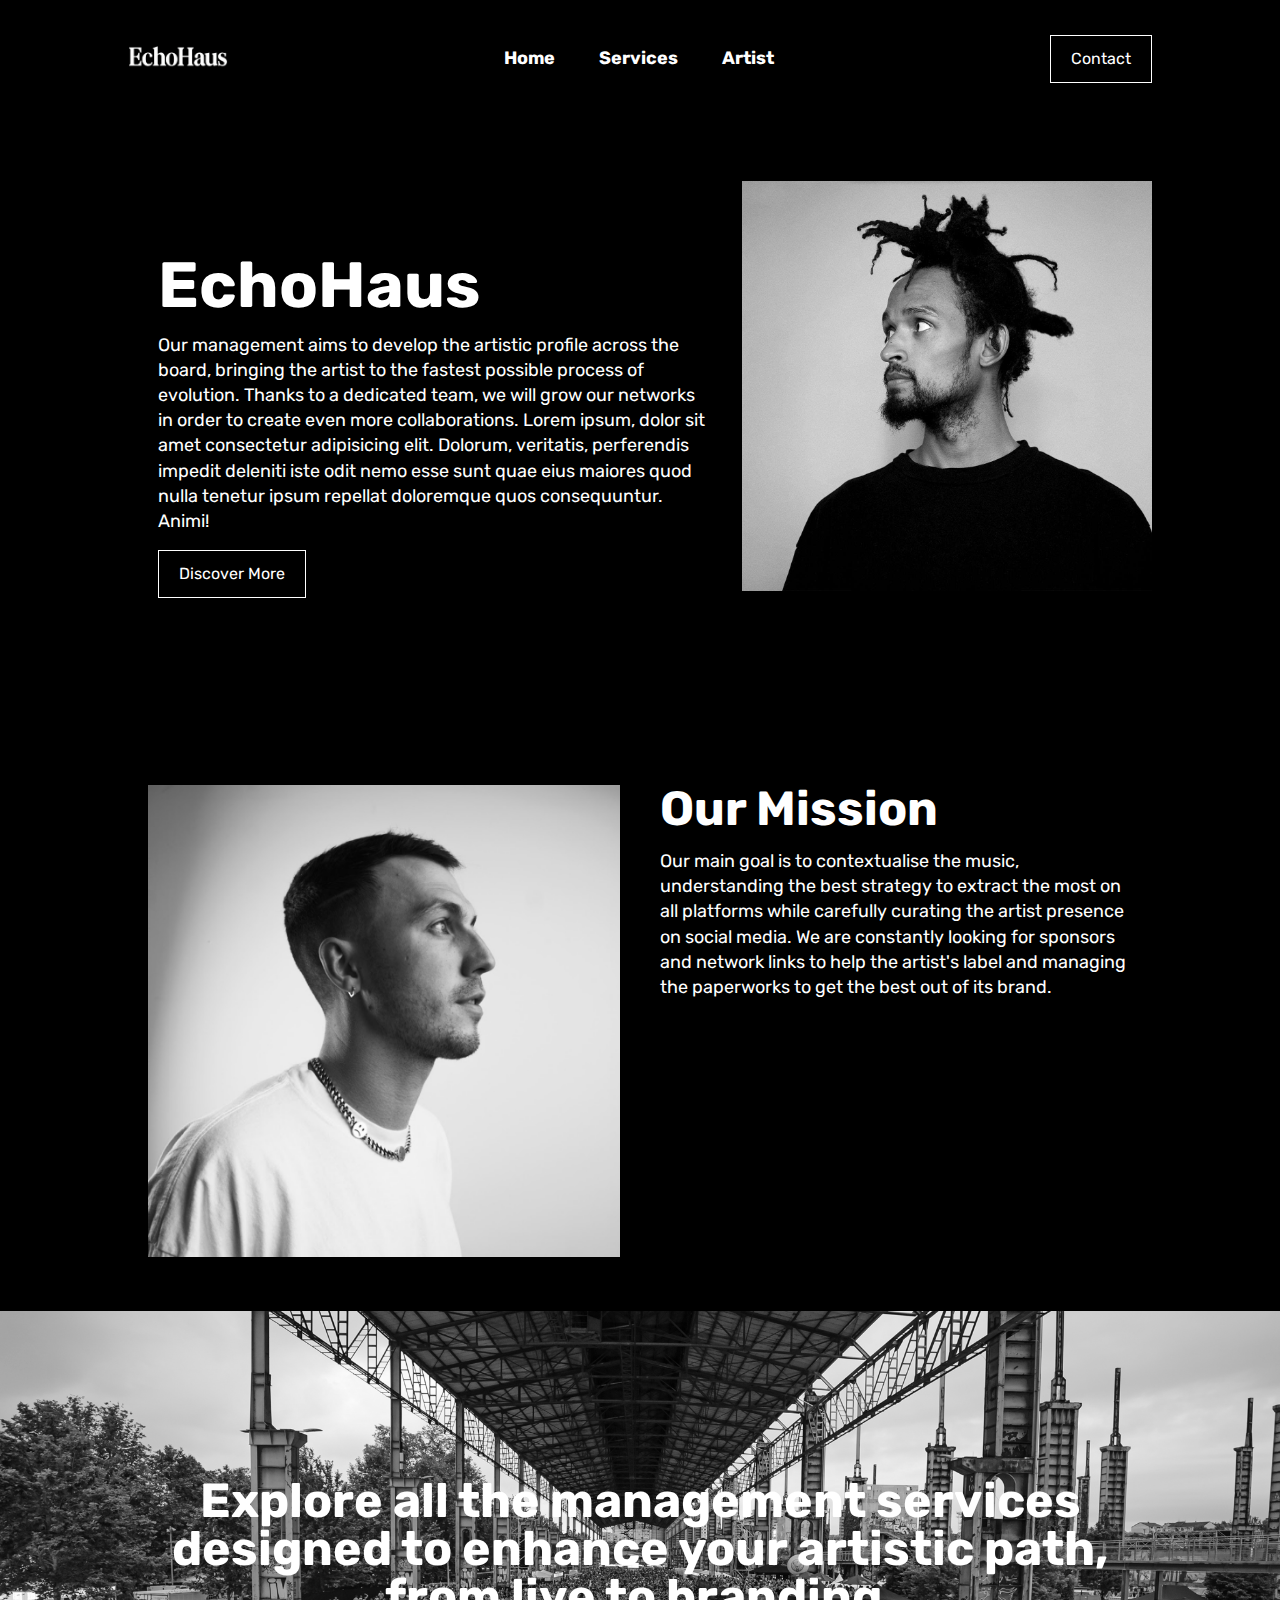
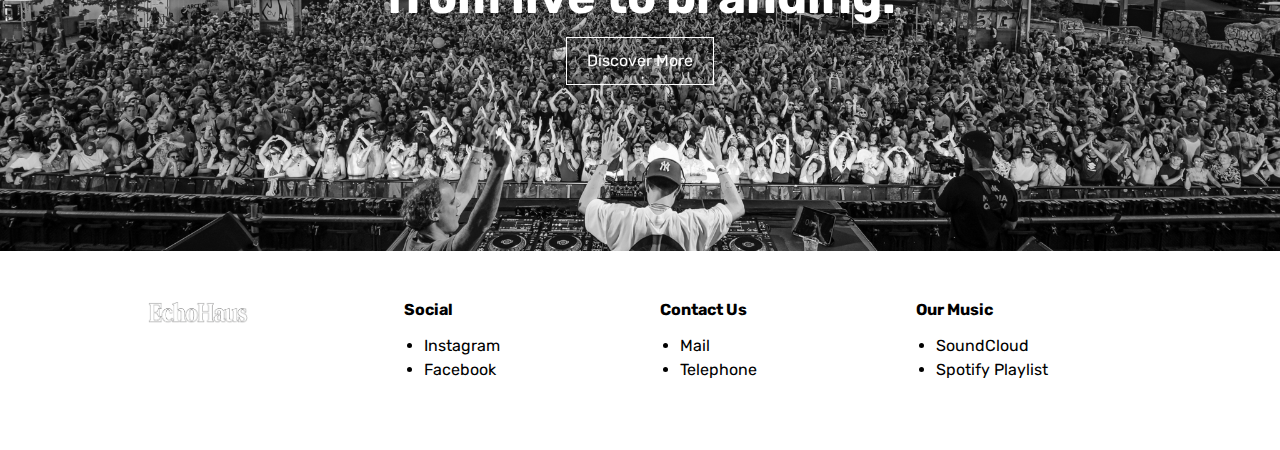
<file: prj_Rapelli/index.html>
<!DOCTYPE html>
<html lang="en">

<head>
    <meta charset="UTF-8">
    <meta name="viewport" content="width=device-width, initial-scale=1.0">
    <link href="https://fonts.googleapis.com/css2?family=Rubik:ital,wght@0,300..900;1,300..900&display=swap" rel="stylesheet">
    <link rel="stylesheet" href="./assets/style/style.css">
    <title>EchoHaus</title>
    <script src="./assets/style/js/script.js" defer></script>
</head>

<body>

    <div class="container">

        <header class="header">
            <a href="index.html"><img src="./assets/images/logo.png" alt="EchoHaus Logo" class="logo"></a>
            <nav class="menu">
                <ul>
                    <li><a href="index.html">Home</a></li>
                    <li><a href="service.html">Services</a></li>
                    <li><a href="artist.html">Artist</a></li>
                </ul>
            </nav>
            <a href="contact.html" class="button contact-button">Contact</a>

            <div class="hamburger">
                <span></span>
                <span></span>
            </div>
        </header>

        <div class="hero">
            <div class="hero__text ">
                <h1>EchoHaus</h1>
                <p>
                    Our management aims to develop the artistic profile across the board, bringing the artist to the
                    fastest possible process of evolution. Thanks to a dedicated team, we will grow our networks in
                    order to create even more collaborations. Lorem ipsum, dolor sit amet consectetur adipisicing elit.
                    Dolorum, veritatis, perferendis impedit deleniti iste odit nemo esse sunt quae eius maiores quod
                    nulla tenetur ipsum repellat doloremque quos consequuntur. Animi!</p>
                <a href="artist.html" class="button">Discover More</a>
            </div>
            <div class="hero__img">
                <img src="./assets/images/pawsa.jpg" alt="Immagine 1" class="img-res">
            </div>
        </div>

        <!--Sistema di colonne-->

        <div class="grid reverse">
            <div class="col-50">
                <img src="./assets/images/cloonee.png" alt="Immagine 2" class="img-res">
            </div>
            <div class="col-50">

                <h2>Our Mission</h2>
                <p>Our main goal is to contextualise the music, understanding the best strategy to extract the most on
                    all platforms while carefully curating the artist presence on social media. We are constantly
                    looking for sponsors and network links to help the artist's label and managing the paperworks to get
                    the best out of its brand.</p>
            </div>
        </div>

        <div class="cover">
            <div class="cover__text">
                <h2>Explore all the management services designed to enhance your artistic path, from live to branding.</h2>
                <a href="service.html" class="button">Discover More</a>
            </div>
        </div>
    </div>

    <footer class="footer">
        <div class="grid">
            <div class="col-25">
                <img src="./assets/images/logo.png" alt="EchoHaus Logo" class="logo">
            </div>
            <div class="col-25">
                <h4>Social</h4>
                <ul>
                    <li>Instagram</li>
                    <li>Facebook</li>
                </ul>
            </div>
            <div class="col-25">
                <h4>Contact Us</h4>
                <ul>
                    <li>Mail</li>
                    <li>Telephone</li>
                </ul>
            </div>
            <div class="col-25">
                <h4>Our Music</h4>
                <ul>
                    <li>SoundCloud</li>
                    <li>Spotify Playlist</li>
                </ul>
            </div>
        </div>
    </footer>

    <!-- Java Script-->

        

    </div>

</body>

</html>
</file>
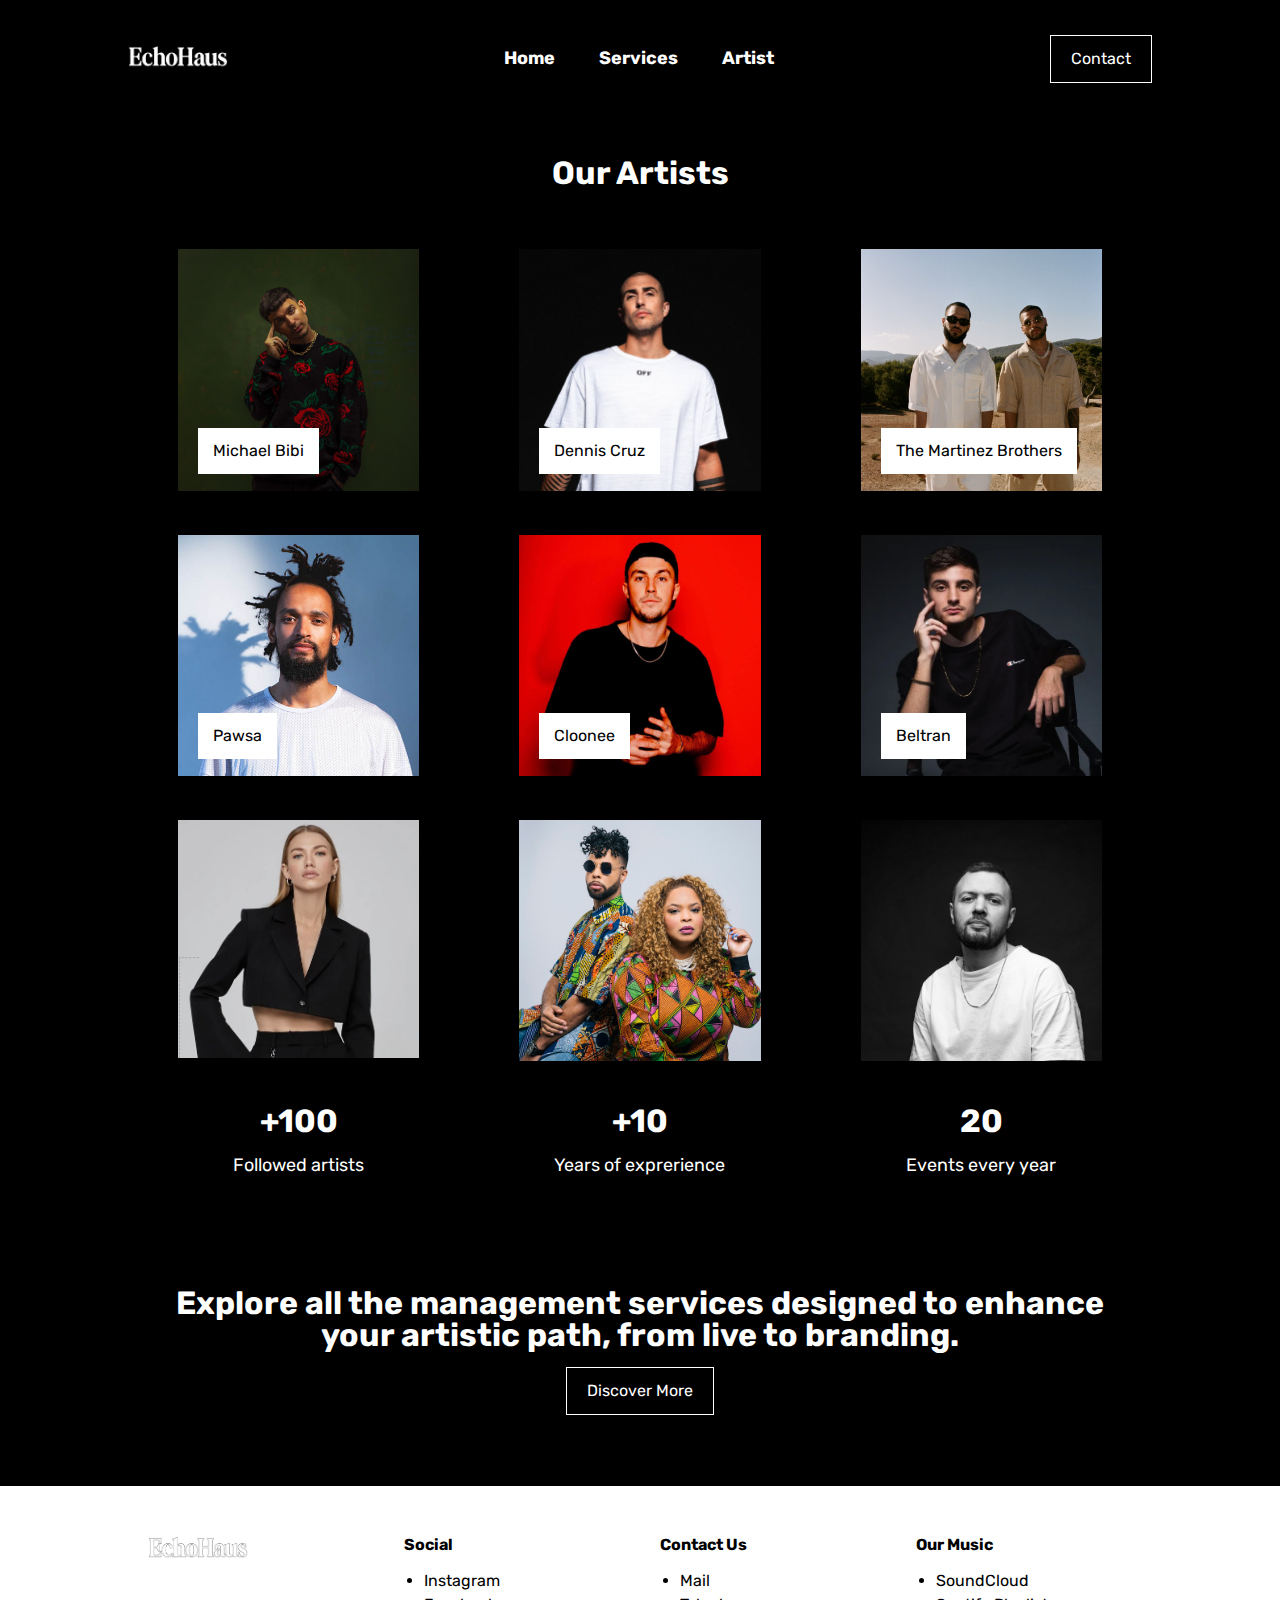
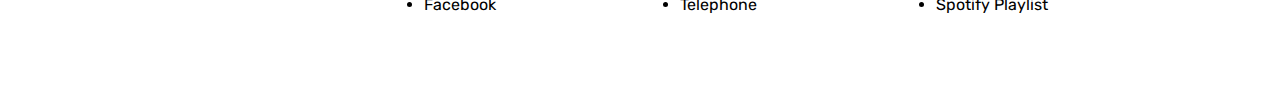
<file: prj_Rapelli/artist.html>
<!DOCTYPE html>
<html lang="en">

<head>
    <meta charset="UTF-8">
    <meta name="viewport" content="width=device-width, initial-scale=1.0">
    <link href="https://fonts.googleapis.com/css2?family=Rubik:ital,wght@0,300..900;1,300..900&display=swap" rel="stylesheet">
    <link rel="stylesheet" href="./assets/style/style.css">
    <title>EchoHaus</title>
    <script src="./assets/style/js/script.js" defer></script>
</head>

<body>

    <div class="container">

        <header class="header">
            <a href="index.html"><img src="./assets/images/logo.png" alt="EchoHaus Logo" class="logo"></a>
            <nav class="menu">
                <ul>
                    <li><a href="index.html">Home</a></li>
                    <li><a href="service.html">Services</a></li>
                    <li><a href="artist.html">Artist</a></li>
                </ul>
            </nav>
            <a href="contact.html" class="button contact-button">Contact</a>

            <div class="hamburger">
                <span></span>
                <span></span>
            </div>
        </header>

        <div class="title-section" style="text-align: center; margin: 40px 0;">
            <h3>Our Artists</h3>
        </div>

        <!--Sistema di colonne-->


        <div class="grid ">
            <div class="col-33">
                <div class="card">
                    <img src="./assets/images/michaelbibi.jpg" alt="Michael Bibi" class="img-res">
                    <div class="card__text">
                        Michael Bibi
                    </div>
                </div>
            </div>
            <div class="col-33">
                <div class="card">
                    <img src="./assets/images/denniscruz.jpg" alt="Dennis Cruz" class="img-res">
                    <div class="card__text">
                        Dennis Cruz
                    </div>
                </div>
            </div>
            <div class="col-33">
                <div class="card">
                    <img src="./assets/images/martinezbros.jpg" alt="The Martinez Brothers" class="img-res">
                    <div class="card__text">
                        The Martinez Brothers
                    </div>
                </div>
            </div>
            <div class="col-33">
                <div class="card">
                    <img src="./assets/images/pawsa2.jpg" alt="Pawsa" class="img-res">
                    <div class="card__text">
                        Pawsa
                    </div>
                </div>
            </div>
            <div class="col-33">
                <div class="card">
                    <img src="./assets/images/cloonee2.jpg" alt="Cloone" class="img-res">
                    <div class="card__text">
                        Cloonee
                    </div>
                </div>
            </div>
            <div class="col-33">
                <div class="card">
                    <img src="./assets/images/beltran.jpg" alt="Beltran" class="img-res">
                    <div class="card__text">
                        Beltran
                    </div>
                </div>
            </div>

            <div class="col-33">
                <div class="card">
                    <img src="./assets/images/melanieribbe.jpg" alt="Melanie Ribbe" class="img-res">
                    <div class="card__text">
                        Melanie Ribbe
                    </div>
                </div>
            </div>

            <div class="col-33">
                <div class="card">
                    <img src="./assets/images/shermanology.jpg" alt="Sheramnology" class="img-res">
                    <div class="card__text">
                        Sheramnology
                    </div>
                </div>
            </div>
            <div class="col-33">
                <div class="card">
                    <img src="./assets/images/chrislake.jpg" alt="Chris Lake" class="img-res">
                    <div class="card__text">
                        Chris Lake
                    </div>
                </div>
            </div>

        </div>


        <div class="grid text-center">
            <div class="col-33">
                <h3 class="color-1">+100</h3>
                <p>Followed artists</p>
            </div>
            <div class="col-33">
                <h3 class="color-2">+10</h3>
                <p>Years of exprerience</p>
            </div>
            <div class="col-33">
                <h3>20</h3>
                <p>Events every year</p>
            </div>
        </div>

        <div class="grid text-center">
            <div class="col-100">
                <h3>Explore all the management services designed to enhance your artistic path, from live to branding.
                </h3>

                <a href="service.html" class="button">Discover More</a>
            </div>
        </div>

        <footer class="footer">
            <div class="grid">
                <div class="col-25">
                    <img src="./assets/images/logo.png" alt="EchoHaus Logo" class="logo">
                </div>
                <div class="col-25">
                    <h4>Social</h4>
                    <ul>
                        <li>Instagram</li>
                        <li>Facebook</li>
                    </ul>
                </div>
                <div class="col-25">
                    <h4>Contact Us</h4>
                    <ul>
                        <li>Mail</li>
                        <li>Telephone</li>
                    </ul>
                </div>
                <div class="col-25">
                    <h4>Our Music</h4>
                    <ul>
                        <li>SoundCloud</li>
                        <li>Spotify Playlist</li>
                    </ul>
                </div>
            </div>
        </footer>

    </div>

</body>

</html>
</file>
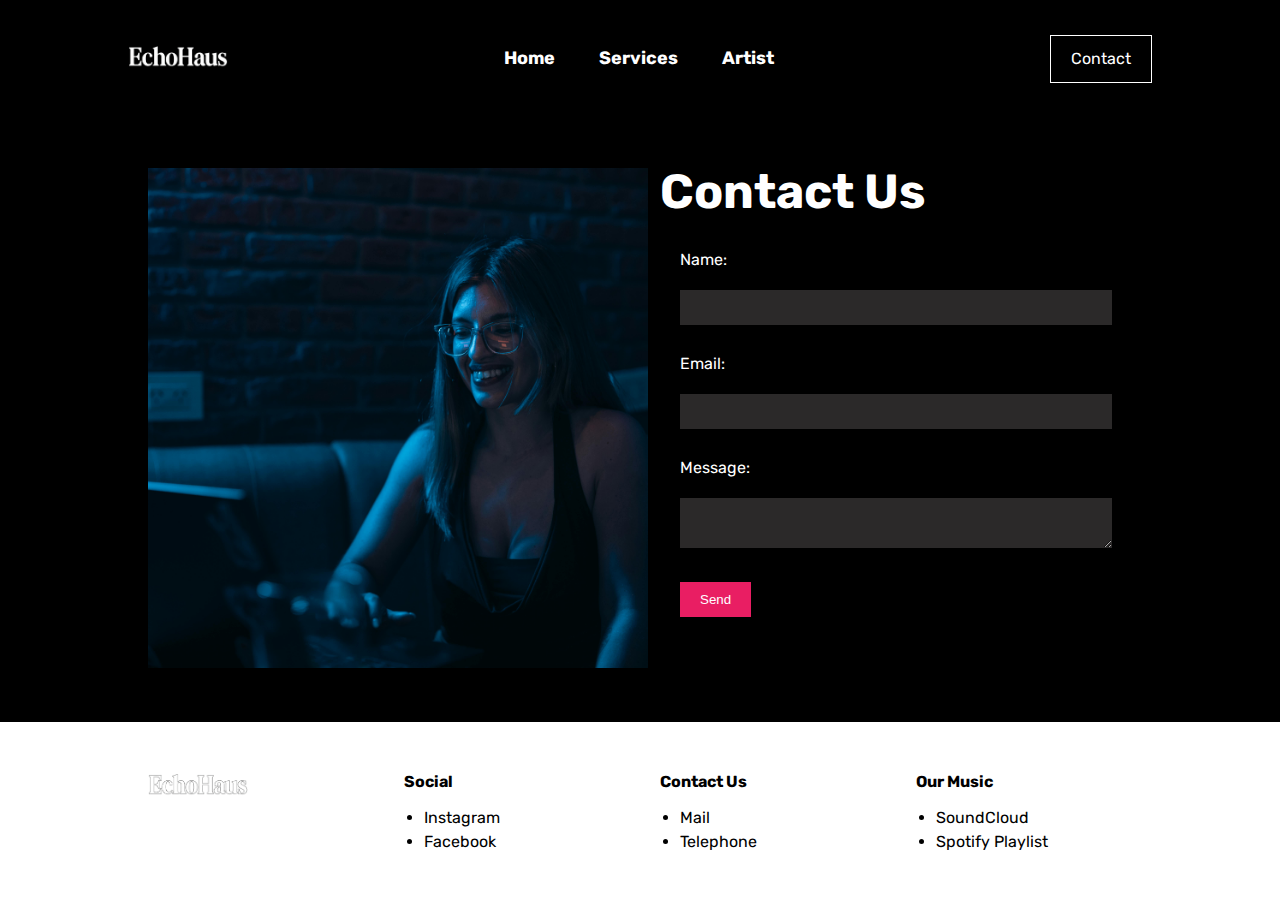
<file: prj_Rapelli/contact.html>
<!DOCTYPE html>
<html lang="en">

<head>
    <meta charset="UTF-8">
    <meta name="viewport" content="width=device-width, initial-scale=1.0">
    <link href="https://fonts.googleapis.com/css2?family=Rubik:ital,wght@0,300..900;1,300..900&display=swap"rel="stylesheet">
    <link rel="stylesheet" href="./assets/style/style.css">
    <title>EchoHaus</title>
    <script src="./assets/style/js/script.js" defer></script>
</head>

<body>

    <div class="container">

        <header class="header">
            <a href="index.html"><img src="./assets/images/logo.png" alt="EchoHaus Logo" class="logo"></a>
            <nav class="menu">
                <ul>
                    <li><a href="index.html">Home</a></li>
                    <li><a href="service.html">Services</a></li>
                    <li><a href="artist.html">Artist</a></li>
                </ul>
            </nav>
            <a href="contact.html" class="button">Contact</a>

            <div class="hamburger">
                <span></span>
                <span></span>
            </div>
        </header>

        <div class="grid reverse">
            <div class="col-50">
                <img src="./assets/images/contatti.jpg" alt="Immagine 2" class="contattiimg">
            </div>
            <div class="col-50">
                <h2>Contact Us</h2>
                <form>
                    <label for="name">Name:</label><br>
                    <input type="text" id="name" name="name" required><br><br>

                    <label for="email">Email:</label><br>
                    <input type="email" id="email" name="email" required><br><br>

                    <label for="message">Message:</label><br>
                    <textarea id="message" name="message" required></textarea><br><br>

                    <input type="submit" value="Send">
                </form>
            </div>
        </div>


        <footer class="footer">
            <div class="grid">
                <div class="col-25">
                    <img src="./assets/images/logo.png" alt="EchoHaus Logo" class="logo">
                </div>
                <div class="col-25">
                    <h4>Social</h4>
                    <ul>
                        <li>Instagram</li>
                        <li>Facebook</li>
                    </ul>
                </div>
                <div class="col-25">
                    <h4>Contact Us</h4>
                    <ul>
                        <li>Mail</li>
                        <li>Telephone</li>
                    </ul>
                </div>
                <div class="col-25">
                    <h4>Our Music</h4>
                    <ul>
                        <li>SoundCloud</li>
                        <li>Spotify Playlist</li>
                    </ul>
                </div>
            </div>
        </footer>

    </div>

</body>

</html>
</file>
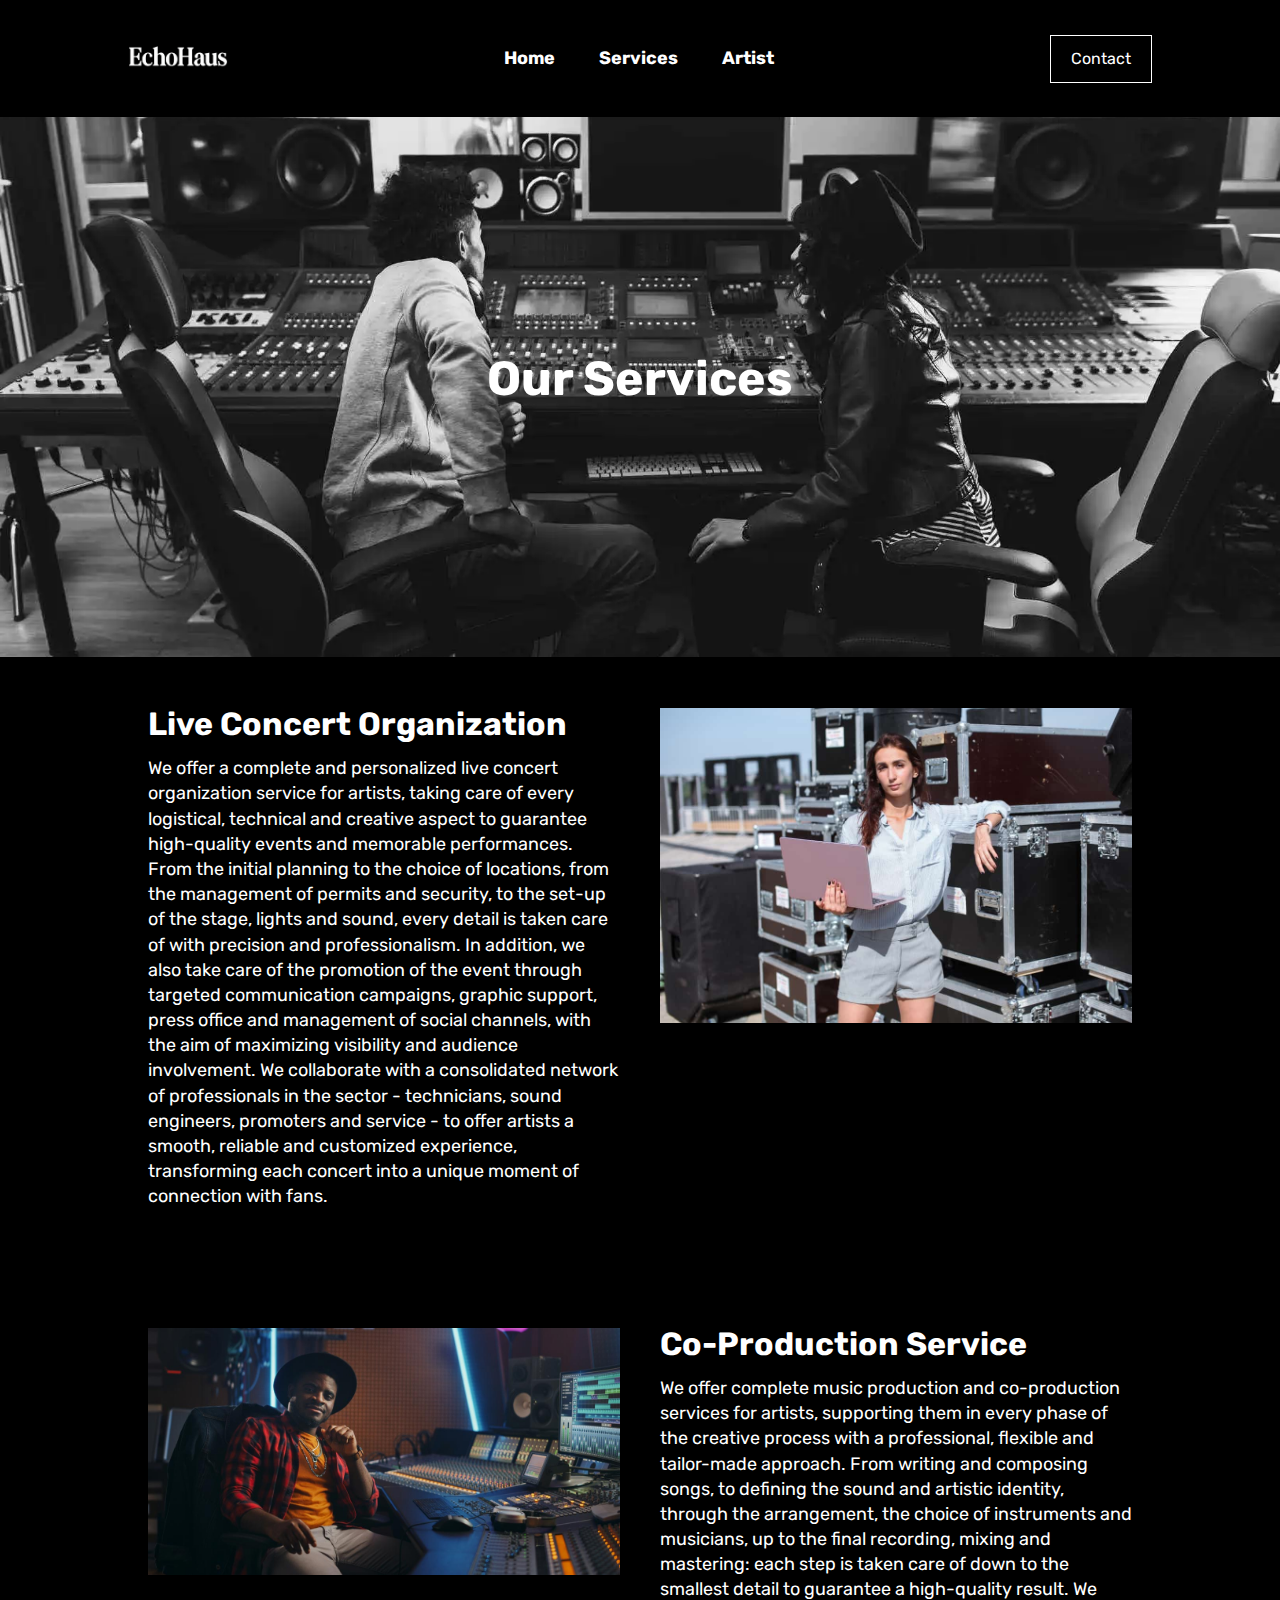
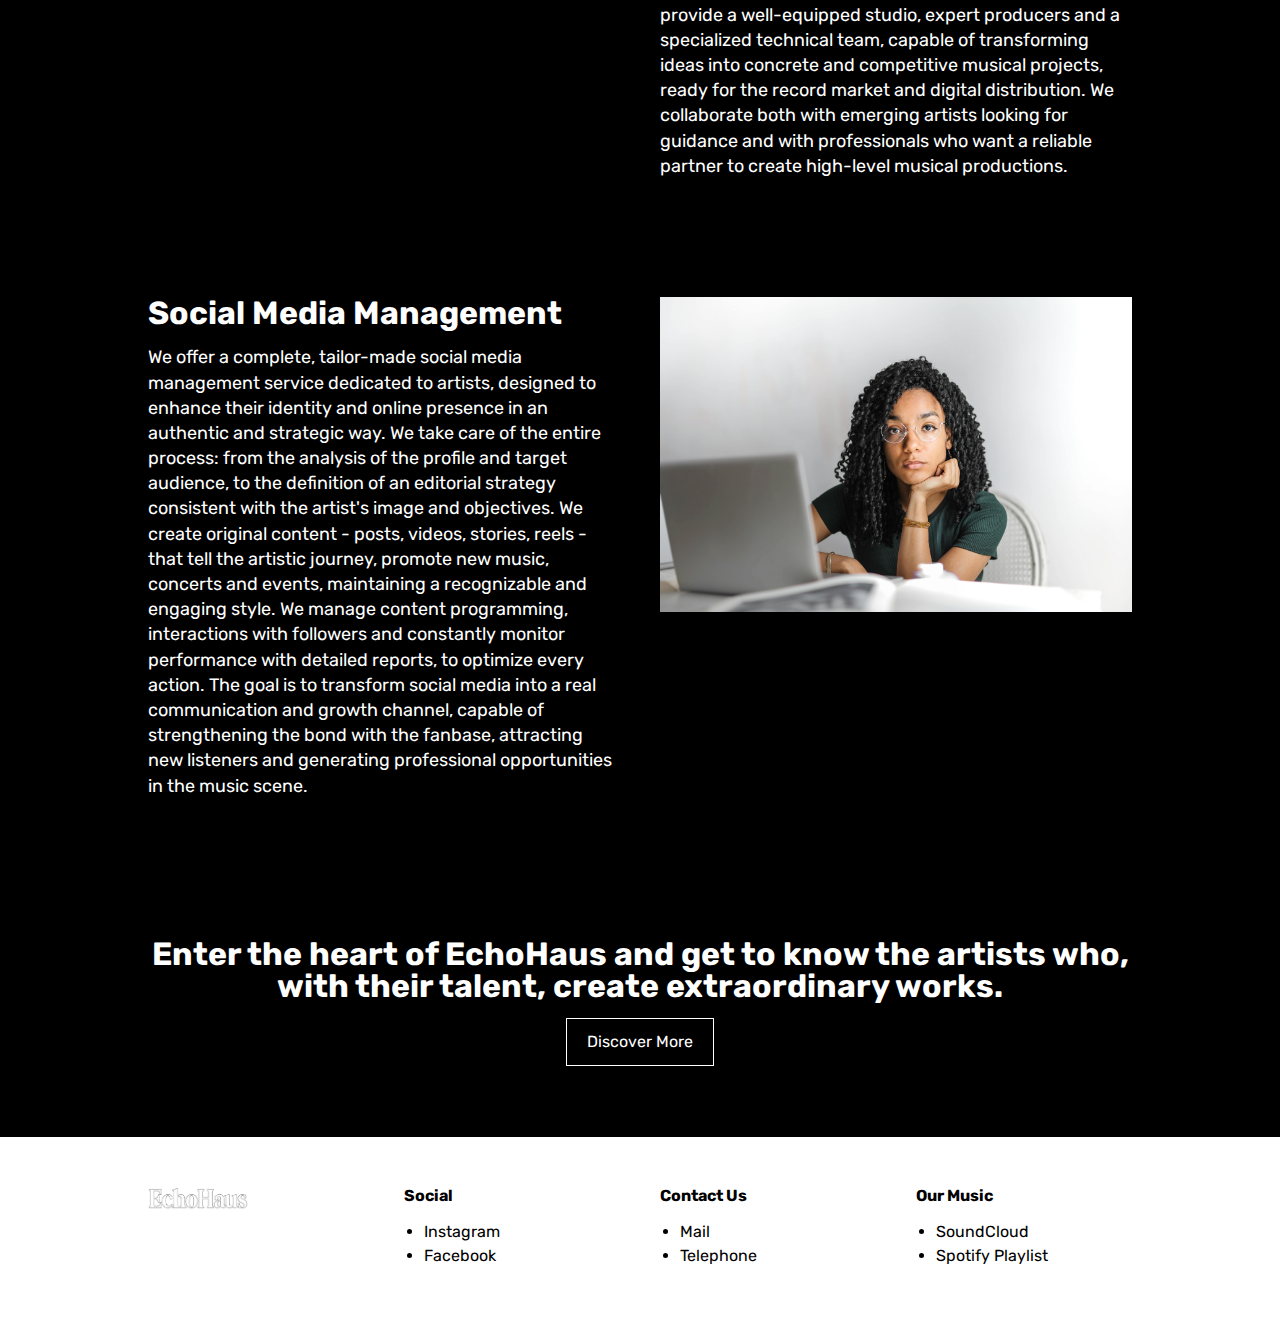
<file: prj_Rapelli/service.html>
<!DOCTYPE html>
<html lang="en">

<head>
    <meta charset="UTF-8">
    <meta name="viewport" content="width=device-width, initial-scale=1.0">
    <link href="https://fonts.googleapis.com/css2?family=Rubik:ital,wght@0,300..900;1,300..900&display=swap" rel="stylesheet">
    <link rel="stylesheet" href="./assets/style/style.css">
    <title>EchoHaus</title>
    <script src="./assets/style/js/script.js" defer></script>
</head>

<body>

    <div class="container">

        <header class="header">
            <a href="index.html"><img src="./assets/images/logo.png" alt="EchoHaus Logo" class="logo"></a>
            <nav class="menu">
                <ul>
                    <li><a href="index.html">Home</a></li>
                    <li><a href="service.html">Services</a></li>
                    <li><a href="artist.html">Artist</a></li>
                </ul>
            </nav>
            <a href="contact.html" class="button contact-button">Contact</a>

            <div class="hamburger">
                <span></span>
                <span></span>
            </div>
        </header>

        <div class="coverService">
            <div class="cover__text">
                <h2>Our Services</h2>
            </div>
        </div>

        <div class="grid ">
            <div class="col-50">
                <h3>Live Concert Organization</h3>
                <p>
                    We offer a complete and personalized live concert organization service for artists, taking care of
                    every logistical, technical and creative aspect to guarantee high-quality events and memorable
                    performances. From the initial planning to the choice of locations, from the management of permits
                    and security, to the set-up of the stage, lights and sound, every detail is taken care of with
                    precision and professionalism. In addition, we also take care of the promotion of the event through
                    targeted communication campaigns, graphic support, press office and management of social channels,
                    with the aim of maximizing visibility and audience involvement. We collaborate with a consolidated
                    network of professionals in the sector - technicians, sound engineers, promoters and service - to
                    offer artists a smooth, reliable and customized experience, transforming each concert into a unique
                    moment of connection with fans.</p>
            </div>
            <div class="col-50">
                <img src="./assets/images/live.jpg" alt="Immagine 2" class="img-res">
            </div>
        </div>

        <div class="grid reverse">
            <div class="col-50 ">
                <img src="./assets/images/production.jpg" alt="Immagine 2" class="img-res">
            </div>
            <div class="col-50">
                <h3>Co-Production Service</h3>
                <p>We offer complete music production and co-production services for artists, supporting them in every
                    phase of the creative process with a professional, flexible and tailor-made approach. From writing
                    and composing songs, to defining the sound and artistic identity, through the arrangement, the
                    choice of instruments and musicians, up to the final recording, mixing and mastering: each step is
                    taken care of down to the smallest detail to guarantee a high-quality result. We provide a
                    well-equipped studio, expert producers and a specialized technical team, capable of transforming
                    ideas into concrete and competitive musical projects, ready for the record market and digital
                    distribution. We collaborate both with emerging artists looking for guidance and with professionals
                    who want a reliable partner to create high-level musical productions.</p>
            </div>

        </div>

        <div class="grid ">
            <div class="col-50">
                <h3>Social Media Management</h3>
                <p>We offer a complete, tailor-made social media management service dedicated to artists, designed to
                    enhance their identity and online presence in an authentic and strategic way. We take care of the
                    entire process: from the analysis of the profile and target audience, to the definition of an
                    editorial strategy consistent with the artist's image and objectives. We create original content -
                    posts, videos, stories, reels - that tell the artistic journey, promote new music, concerts and
                    events, maintaining a recognizable and engaging style. We manage content programming, interactions
                    with followers and constantly monitor performance with detailed reports, to optimize every action.
                    The goal is to transform social media into a real communication and growth channel, capable of
                    strengthening the bond with the fanbase, attracting new listeners and generating professional
                    opportunities in the music scene.</p>
            </div>
            <div class="col-50">
                <img src="./assets/images/social.jpg" alt="Immagine 2" class="img-res">
            </div>
        </div>

        <div class="grid text-center">
            <div class="col-100">
                <h3>Enter the heart of EchoHaus and get to know the artists who, with their talent, create extraordinary
                    works.</h3>
                <a href="artist.html" class="button">Discover More</a>
            </div>
        </div>

        <footer class="footer">
            <div class="grid">
                <div class="col-25">
                    <img src="./assets/images/logo.png" alt="EchoHaus Logo" class="logo">
                </div>
                <div class="col-25">
                    <h4>Social</h4>
                    <ul>
                        <li>Instagram</li>
                        <li>Facebook</li>
                    </ul>
                </div>
                <div class="col-25">
                    <h4>Contact Us</h4>
                    <ul>
                        <li>Mail</li>
                        <li>Telephone</li>
                    </ul>
                </div>
                <div class="col-25">
                    <h4>Our Music</h4>
                    <ul>
                        <li>SoundCloud</li>
                        <li>Spotify Playlist</li>
                    </ul>
                </div>
            </div>
        </footer>
    </div>

</body>

</html>
</file>
<file: prj_Rapelli/assets/style/style.css>
/* Reset di base per margini, padding e box-sizing */
body,
html {
    font-family: "Rubik", sans-serif;
    line-height: 1;
    font-size: 16px;
    box-sizing: border-box;
    margin: 0;
    padding: 0;
}

/* tutti gli elementi nel box-sizing */
*,
*:before,
*:after {
    box-sizing: border-box;
}

/* Reset per titoli, paragrafi e liste */
h1,
h2,
h3,
h4,
h5,
h6,
p,
ol,
ul {
    margin: 0 0 1rem;
    padding: 0;
}

ol,
ul {
    padding-left: 20px;
    line-height: 1.5;
}

/* per mantenere le proporzioni delle immagini */
img {
    height: auto;
}

/* stile per i titoli */
h1 { font-size: 4rem; color: white }
h2 { font-size: 3rem; color: white }
h3 { font-size: 2rem; color: white }
h4 { font-size: 1rem; color: white }

/* stile per i titoli per i link */
a {
    text-decoration: none;
    color: white
}

/* stile per i titoli per i Paragrafi  */
p {
    font-size: 18px;
    line-height: 1.4;
    color: white
}

/* Sfondo nero  */
body {
    background: black;
}

.container {
    overflow: hidden;
}

/* Header */
.header {
    display: flex;
    justify-content: space-between;
    align-items: center;
    padding: 30px 10% 30px 10%;
}

/* Logo  */
.logo {
    width: 100px;
    height: auto;
}

/* stile per Immagine di contatto */
.contattiimg {
    width: 500px;
    height: auto;
}

/* Menu */
.menu ul {
    padding: 0;
    margin: 0;
}
.menu li {
    display: inline-block;
}
.menu a {
    padding: 15px 20px;
    display: block;
    color: white;
    font-size: 18px;
    font-weight: bold;
}

/* Menu hamburger nascosto di default */
.hamburger {
    display: none;
}

/* stile Form contatto */
form {
    color: white;
    max-width: 500px;
    padding: 20px;
}
form label {
    display: block;
    margin-bottom: 6px;
}
form input[type="text"],
form input[type="email"],
form textarea {
    width: 100%;
    padding: 10px;
    margin-bottom: 15px;
    border: none;
    background-color: #2b2929;
    color: white;
}
form input[type="submit"] {
    background-color: #e91e63;
    color: white;
    border: none;
    padding: 10px 20px;
}
form input[type="submit"]:hover {
    background-color: #c2185b;
}

/* responsive Tablet per header, menu e form */
@media (max-width: 768px) {
    .header {
        padding-left: 20px;
        padding-right: 60px;
        position: relative;
        width: 100%;
        background: black;
    }

    /* Menu a scomparsa per mobile */
    .menu {
        position: absolute;
        top: 105px;
        left: 0;
        width: 100%;
        height: 16vh;
        background-color: rgb(255, 255, 255);
        transform: translateX(-100%);
        transition: transform 0.5s linear;
    }

    .menu li {
        width: 100%;
        text-align: center;
    }

    .menu a {
        color: black;
    }

    /* Quando il menu è aperto, viene visualizzato */
    .open .menu {
        transform: translateX(0);
    }

    .spacer {
        display: none;
    }

    /* hamburger menu quando visibile*/
    .hamburger {
        display: block;
        height: 25px;
        width: 30px;
        position: absolute;
        top: 40px;
        right: 15px;
    }

    .hamburger span {
        display: block;
        top: 8px;
        position: absolute;
        width: 30px;
        height: 3px;
        background-color: white;
    }

    .hamburger span:nth-child(1) {
        margin-top: -6px;
    }

    .hamburger span:nth-child(2) {
        margin-top: 6px;
    }

    /* Form adattato */
    form {
        padding: 10px;
        max-width: 100%;
    }

    form input[type="text"],
    form input[type="email"],
    form textarea {
        font-size: 1rem;
        padding: 8px;
    }

    form input[type="submit"] {
        width: 100%;
        padding: 12px;
        font-size: 1rem;
        margin-top: 10px;
    }
}

/* Stile per i bottoni */
.button {
    background-color: transparent;
    border: 1px solid white;
    display: inline-block;
    padding: 15px 20px;
    color: white;
}

/* Sezione hero con immagine e testo */
.hero {
    display: flex;
    padding: 5% 10%;
}
.hero__text {
    width: 60%;
    padding: 7% 30px;
}
.hero__img {
    width: 40%;
}

/* Hero responsive */
@media (max-width: 768px) {
    .hero {
        flex-wrap: wrap;
        padding: 20% 10% 0 10%;
    }

    .hero__text,
    .hero__img {
        width: 100%;
        margin-bottom: 40px;
    }
}

/* Cover con effetto bianco e nero */
.cover {
    height: 60vh;
    width: 100%;
    display: flex;
    justify-content: center;
    align-items: center;
    background: url(../../cover.jpg) no-repeat center center;
    background-size: cover;
    filter: grayscale(100%);
    transition: filter 0.3s;
}

.cover:hover {
    filter: grayscale(0%);
}

/* Testo sopra la cover */
.cover__text {
    text-align: center;
    max-width: 1000px;
    color: white;
}

/* Cover per pagina servizi */
.coverService {
    height: 60vh;
    width: 100%;
    display: flex;
    justify-content: center;
    align-items: center;
    background: url(../images/services.jpg) no-repeat center center;
    background-size: cover;
    filter: grayscale(100%);
    transition: filter 0.3s;
}

/* Card con testo in sovrapposizione che appare al passaggio */
.card {
    display: block;
    width: 100%;
    padding: 0 0;
    position: relative;
}
.card__text {
    position: absolute;
    bottom: 20px;
    left: 20px;
    background: white;
    color: black;
    padding: 15px;
    opacity: 0;
    transform: translateY(20px);
    transition: all 1.0s ease;
}
.card__text.visible {
    opacity: 1;
    transform: translateY(0);
}

/* Footer */
.footer {
    background: white;
}
.footer h4 {
    color: black;
}
.footer p {
    color: black;
}

/* Utilità varie per immagini, padding, griglie */
.img-res {
    height: auto;
    width: 100%;
}

.text-center {
    text-align: center;
}

.pt-1 { padding-top: 10px; }
.pt-2 { padding-top: 30px; }
.pt-3 { padding-top: 60px; }

.pb-1 { padding-bottom: 10px; }
.pb-2 { padding-bottom: 30px; }
.pb-3 { padding-bottom: 60px; }

.grid {
    display: flex;
    padding: 0 10%;
    flex-wrap: wrap;
}

.col-25 { width: 25%; padding: 5% 20px; }
.col-50 { width: 50%; padding: 5% 20px; }
.col-40 { width: 40%; padding: 10% 20px; }
.col-60 { width: 60%; padding: 10% 20px; }
.col-33 { width: 33.33%; padding: 2% 50px; }
.col-100 { width: 100%; padding: 7% 20px; }

/* colonne al massimo quando responsive */
@media (max-width: 768px) {
    .col-50,
    .col-40,
    .col-60,
    .col-33,
    .col-100 {
        width: 100%;
    }

    .reverse {
        flex-direction: column-reverse;
    }

    .contact-button {
        display: none;
    }

    .hero {
        display: flex;
        padding: 5%;
    }
}

/* responsive Smartphopne per header, menu e form */
@media (max-width: 450px) {
    .header {
        padding-left: 20px;
        padding-right: 60px;
        position: relative;
        width: 100%;
        background: black;
    }

    /* Menu a scomparsa per mobile */
    .menu {
        position: absolute;
        top: 105px;
        left: 0;
        width: 100%;
        height: 16vh;
        background-color: rgb(255, 255, 255);
        transform: translateX(-100%);
        transition: transform 0.5s linear;
    }

    .menu li {
        width: 100%;
        text-align: center;
    }

    .menu a {
        color: black;
    }

    /* Quando il menu è aperto, viene visualizzato */
    .open .menu {
        transform: translateX(0);
    }

    .spacer {
        display: none;
    }

    /* hamburger menu quando visibile*/
    .hamburger {
        display: block;
        height: 25px;
        width: 30px;
        position: absolute;
        top: 40px;
        right: 15px;
    }

    .hamburger span {
        display: block;
        top: 8px;
        position: absolute;
        width: 30px;
        height: 3px;
        background-color: white;
    }

    .hamburger span:nth-child(1) {
        margin-top: -6px;
    }

    .hamburger span:nth-child(2) {
        margin-top: 6px;
    }

    /* Form adattato */
    form {
        padding: 10px;
        max-width: 100%;
    }

    form input[type="text"],
    form input[type="email"],
    form textarea {
        font-size: 1rem;
        padding: 8px;
    }

    form input[type="submit"] {
        width: 100%;
        padding: 12px;
        font-size: 1rem;
        margin-top: 10px;
    }

    /* Hero responsive */
    .hero {
        flex-wrap: wrap;
        padding: 20% 10% 0 10%;
    }

    .hero__text,
    .hero__img {
        width: 100%;
        margin-bottom: 40px;
    }

    .col-50,
    .col-40,
    .col-60,
    .col-33,
    .col-100 {
        width: 100%;
    }

    .reverse {
        flex-direction: column-reverse;
    }

    .contact-button {
        display: none;
    }

    .hero {
        display: flex;
        padding: 5%;
    }
}
</file>
